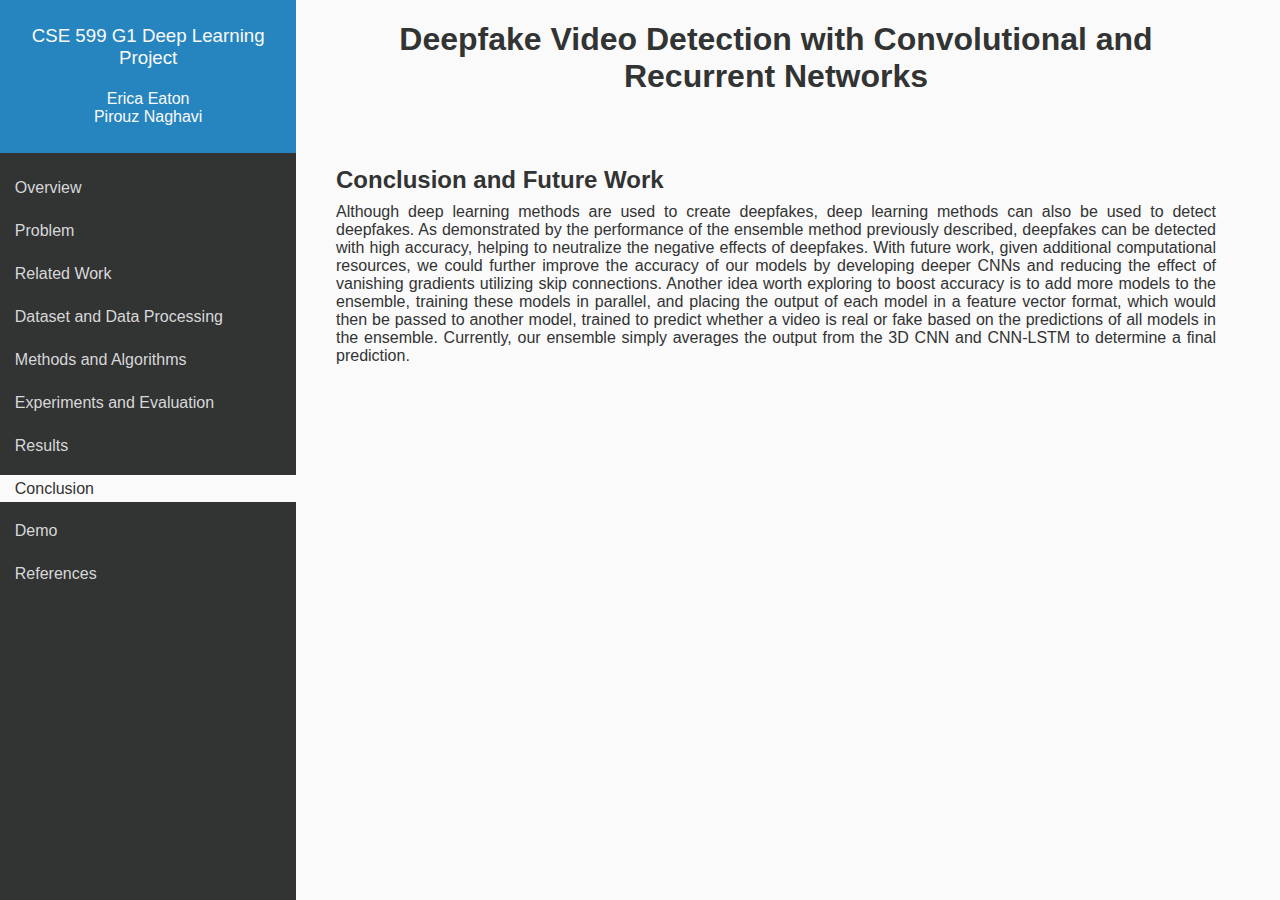
<file: conclusion.html>
<!DOCTYPE html>
 	<head>
		<title>Deepfake Detection</title>
		<link rel="stylesheet" href="index.css">
	</head>
  
	<body>
		<div class="container">
			<div class="left-side">
				<div class="left-container">
					<div class="basic-info">
						<h3>CSE 599 G1 Deep Learning Project</h3>
						<h4>Erica Eaton<br />Pirouz Naghavi</h4>
					</div>
					<div class="links">
						<p><a href="index.html">Overview</a></p>
						<p><a href="problem.html">Problem</a></p>
						<p><a href="relatedwork.html">Related Work</a></p>
						<p><a href="dataset.html">Dataset and Data Processing</a></p>
						<p><a href="methods-algorithms.html">Methods and Algorithms</a></p>
						<p><a href="experiments.html">Experiments and Evaluation</a></p>
						<p><a href="results.html">Results</a></p>
						<p class="selected"><a href="conclusion.html">Conclusion</a></p>
						<p><a href="demo.html">Demo</a></p>
						<p><a href="references.html">References</a></p>
					</div>
				</div>
			</div>
			<div class="main-content">
				<h1>Deepfake Video Detection with Convolutional and Recurrent Networks</h1>
				<h2 class="first-h2">Conclusion and Future Work</h2>
				<p>
					Although deep learning methods are used to create deepfakes, deep learning
					 methods can also be used to detect deepfakes. As demonstrated by the performance
					 of the ensemble method previously described, deepfakes can be detected with high
					 accuracy, helping to neutralize the negative effects of deepfakes. With future
					 work, given additional computational resources, we could further improve the
					 accuracy of our models by developing deeper CNNs and reducing the effect of
					 vanishing gradients utilizing skip connections. Another idea worth exploring to
					 boost accuracy is to add more models to the ensemble, training these models in
					 parallel, and placing the output of each model in a feature vector format, which
					 would then be passed to another model, trained to predict whether a video is real
					 or fake based on the predictions of all models in the ensemble. Currently, our
					 ensemble simply averages the output from the 3D CNN and CNN-LSTM to determine a final prediction.
				</p>
			</div>
		</div>
	</body>
</html>
</file>
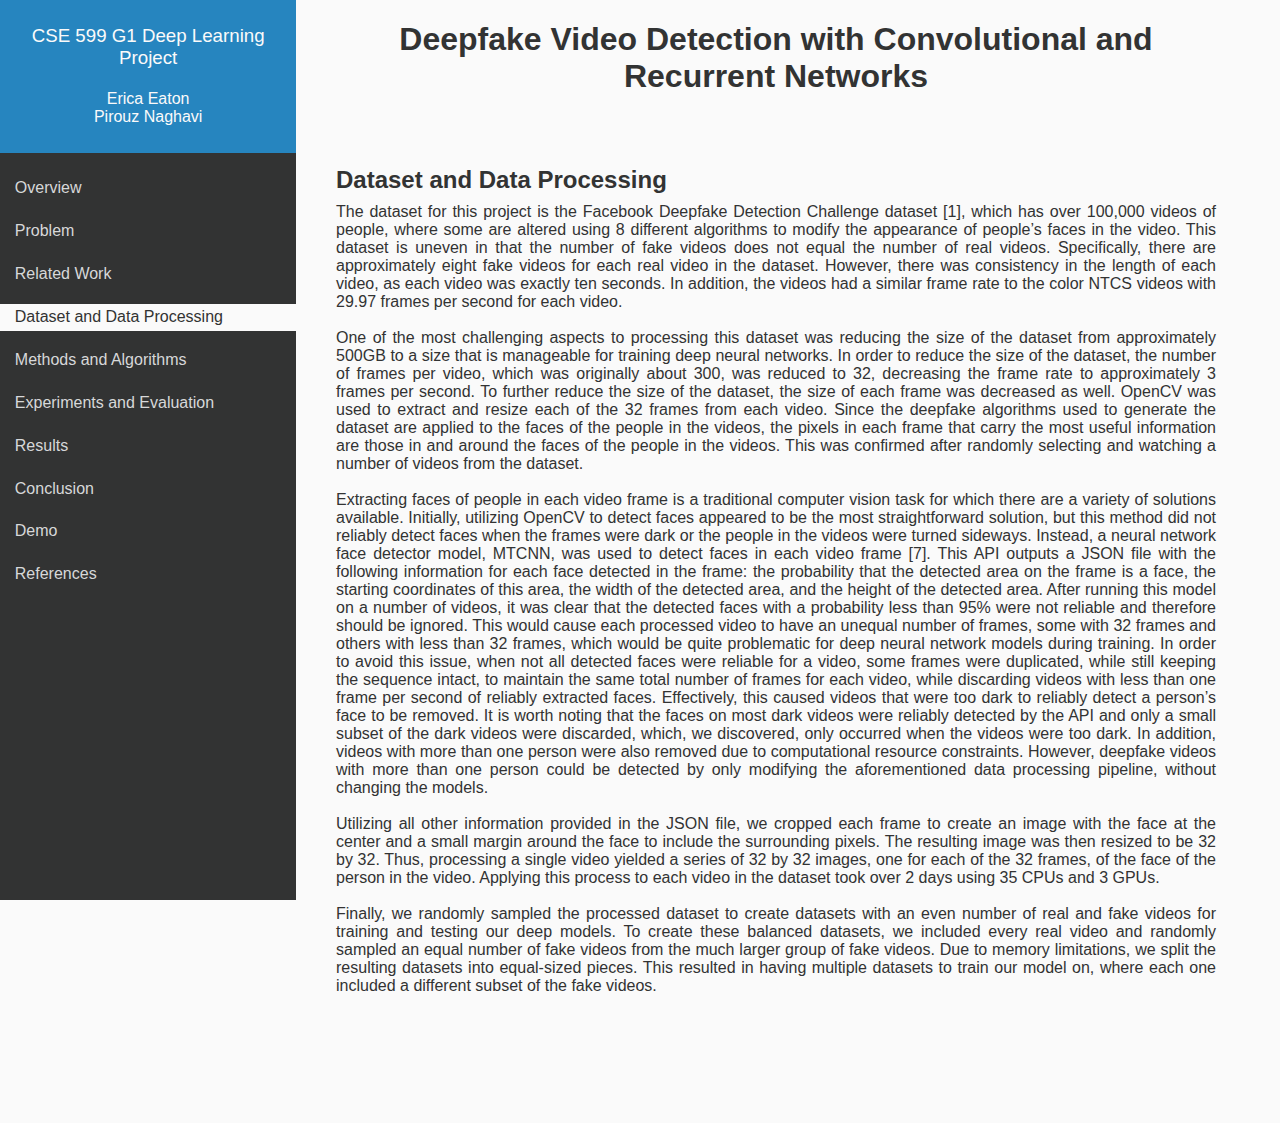
<file: dataset.html>
<!DOCTYPE html>
 	<head>
		<title>Deepfake Detection</title>
		<link rel="stylesheet" href="index.css">
	</head>
  
	<body>
		<div class="container">
			<div class="left-side">
				<div class="left-container">
					<div class="basic-info">
						<h3>CSE 599 G1 Deep Learning Project</h3>
						<h4>Erica Eaton<br />Pirouz Naghavi</h4>
					</div>
					<div class="links">
						<p><a href="index.html">Overview</a></p>
						<p><a href="problem.html">Problem</a></p>
						<p><a href="relatedwork.html">Related Work</a></p>
						<p class="selected"><a href="dataset.html">Dataset and Data Processing</a></p>
						<p><a href="methods-algorithms.html">Methods and Algorithms</a></p>
						<p><a href="experiments.html">Experiments and Evaluation</a></p>
						<p><a href="results.html">Results</a></p>
						<p><a href="conclusion.html">Conclusion</a></p>
						<p><a href="demo.html">Demo</a></p>
						<p><a href="references.html">References</a></p>
					</div>
				</div>
			</div>
			<div class="main-content">
				<h1>Deepfake Video Detection with Convolutional and Recurrent Networks</h1>
				<h2 class="first-h2">Dataset and Data Processing</h2>
				<p>
					The dataset for this project is the Facebook Deepfake Detection Challenge dataset
					 <a href="https://www.kaggle.com/c/deepfake-detection-challenge/data" target="_blank">[1]</a>,
					 which has over 100,000 videos of people, where some are altered using 8 different algorithms
					 to modify the appearance of people’s faces in the video. This dataset is uneven in that the
					 number of fake videos does not equal the number of real videos. Specifically, there are
					 approximately eight fake videos for each real video in the dataset. However, there was
					 consistency in the length of each video, as each video was exactly ten seconds. In addition,
					 the videos had a similar frame rate to the color NTCS videos with 29.97 frames per second for each video.
					<br />
					<br />
					One of the most challenging aspects to processing this dataset was reducing the size of the dataset
					 from approximately 500GB to a size that is manageable for training deep neural networks. In order to
					 reduce the size of the dataset, the number of frames per video, which was originally about 300,
					 was reduced to 32, decreasing the frame rate to approximately 3 frames per second. To further reduce
					 the size of the dataset, the size of each frame was decreased as well. OpenCV was used to extract and
					 resize each of the 32 frames from each video. Since the deepfake algorithms used to generate the dataset
					 are applied to the faces of the people in the videos, the pixels in each frame that carry the most useful
					 information are those in and around the faces of the people in the videos. This was confirmed after randomly
					 selecting and watching a number of videos from the dataset.
					<br />
					<br />
					Extracting faces of people in each video frame is a traditional computer vision task for which there are
					 a variety of solutions available. Initially, utilizing OpenCV to detect faces appeared to be the most
					 straightforward solution, but this method did not reliably detect faces when the frames were dark or
					 the people in the videos were turned sideways. Instead, a neural network face detector model, MTCNN,
					 was used to detect faces in each video frame <a href="https://github.com/ipazc/mtcnn" target="_blank">[7]</a>.
					 This API outputs a JSON file with the following information for each face detected in the frame: the probability
					 that the detected area on the frame is a face, the starting coordinates of this area, the width of the detected
					 area, and the height of the detected area. After running this model on a number of videos, it was clear that
					 the detected faces with a probability less than 95% were not reliable and therefore should be ignored. This
					 would cause each processed video to have an unequal number of frames, some with 32 frames and others with less
					 than 32 frames, which would be quite problematic for deep neural network models during training. In order to
					 avoid this issue, when not all detected faces were reliable for a video, some frames were duplicated, while
					 still keeping the sequence intact, to maintain the same total number of frames for each video, while discarding
					 videos with less than one frame per second of reliably extracted faces. Effectively, this caused videos that
					 were too dark to reliably detect a person’s face to be removed. It is worth noting that the faces on most dark
					 videos were reliably detected by the API and only a small subset of the dark videos were discarded, which,
					 we discovered, only occurred when the videos were too dark.  In addition, videos with more than one person
					 were also removed due to computational resource constraints. However, deepfake videos with more than one
					 person could be detected by only modifying the aforementioned data processing pipeline, without changing the models.
					<br />
					<br />
					Utilizing all other information provided in the JSON file, we cropped each frame to create an image with the
					 face at the center and a small margin around the face to include the surrounding pixels. The resulting image
					 was then resized to be 32 by 32. Thus, processing a single video yielded a series of 32 by 32 images, one for
					 each of the 32 frames, of the face of the person in the video. Applying this process to each video in the dataset
					 took over 2 days using 35 CPUs and 3 GPUs.
					<br />
					<br />
					Finally, we randomly sampled the processed dataset to create datasets with an even number of real and fake videos
					 for training and testing our deep models. To create these balanced datasets, we included every real video and
					 randomly sampled an equal number of fake videos from the much larger group of fake videos. Due to memory
					 limitations, we split the resulting datasets into equal-sized pieces. This resulted in having multiple datasets
					 to train our model on, where each one included a different subset of the fake videos.
				</p>
			</div>
		</div>
	</body>
</html>
</file>
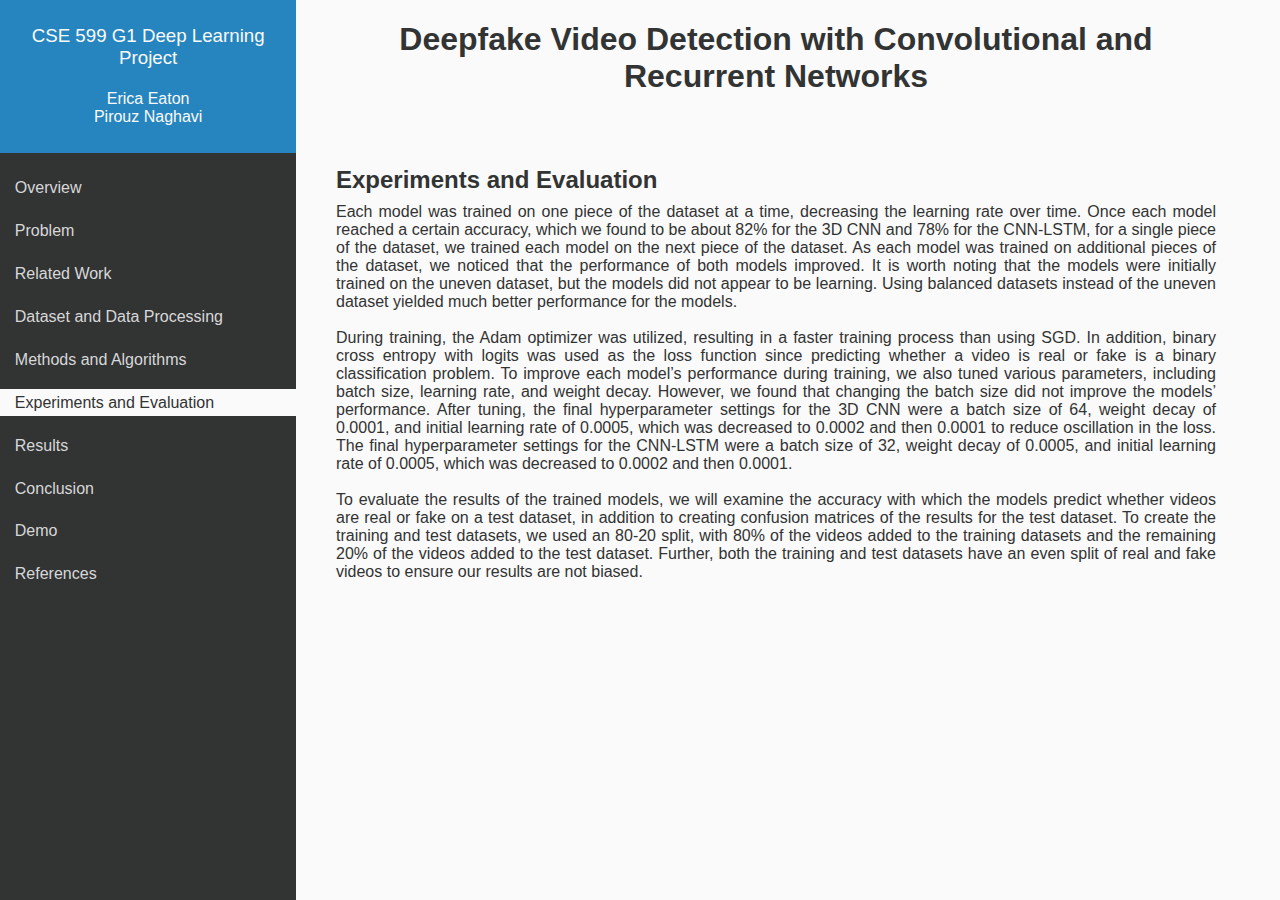
<file: experiments.html>
<!DOCTYPE html>
 	<head>
		<title>Deepfake Detection</title>
		<link rel="stylesheet" href="index.css">
	</head>
  
	<body>
		<div class="container">
			<div class="left-side">
				<div class="left-container">
					<div class="basic-info">
						<h3>CSE 599 G1 Deep Learning Project</h3>
						<h4>Erica Eaton<br />Pirouz Naghavi</h4>
					</div>
					<div class="links">
						<p><a href="index.html">Overview</a></p>
						<p><a href="problem.html">Problem</a></p>
						<p><a href="relatedwork.html">Related Work</a></p>
						<p><a href="dataset.html">Dataset and Data Processing</a></p>
						<p><a href="methods-algorithms.html">Methods and Algorithms</a></p>
						<p class="selected"><a href="experiments.html">Experiments and Evaluation</a></p>
						<p><a href="results.html">Results</a></p>
						<p><a href="conclusion.html">Conclusion</a></p>
						<p><a href="demo.html">Demo</a></p>
						<p><a href="references.html">References</a></p>
					</div>
				</div>
			</div>
			<div class="main-content">
				<h1>Deepfake Video Detection with Convolutional and Recurrent Networks</h1>
				<h2 class="first-h2">Experiments and Evaluation</h2>
				<p>
					Each model was trained on one piece of the dataset at a time, decreasing the learning
					 rate over time. Once each model reached a certain accuracy, which we found to be about
					 82% for the 3D CNN and 78% for the CNN-LSTM, for a single piece of the dataset, we trained
					 each model on the next piece of the dataset. As each model was trained on additional pieces
					 of the dataset, we noticed that the performance of both models improved. It is worth noting
					 that the models were initially trained on the uneven dataset, but the models did not appear
					 to be learning. Using balanced datasets instead of the uneven dataset yielded much better
					 performance for the models.
					<br />
					<br />
					During training, the Adam optimizer was utilized, resulting in a faster training process than
					 using SGD. In addition, binary cross entropy with logits was used as the loss function since
					 predicting whether a video is real or fake is a binary classification problem. To improve each
					 model’s performance during training, we also tuned various parameters, including batch size,
					 learning rate, and weight decay. However, we found that changing the batch size did not improve
					 the models’ performance. After tuning, the final hyperparameter settings for the 3D CNN were a
					 batch size of 64, weight decay of 0.0001, and initial learning rate of 0.0005, which was decreased
					 to 0.0002 and then 0.0001 to reduce oscillation in the loss. The final hyperparameter settings for
					 the CNN-LSTM were a batch size of 32, weight decay of 0.0005, and initial learning rate of 0.0005,
					 which was decreased to 0.0002 and then 0.0001.
					<br />
					<br />
					To evaluate the results of the trained models, we will examine the accuracy with which the models
					 predict whether videos are real or fake on a test dataset, in addition to creating confusion matrices
					 of the results for the test dataset. To create the training and test datasets, we used an 80-20 split,
					 with 80% of the videos added to the training datasets and the remaining 20% of the videos added to the
					 test dataset. Further, both the training and test datasets have an even split of real and fake videos
					 to ensure our results are not biased.
				</p>
			</div>
		</div>
	</body>
</html>
</file>
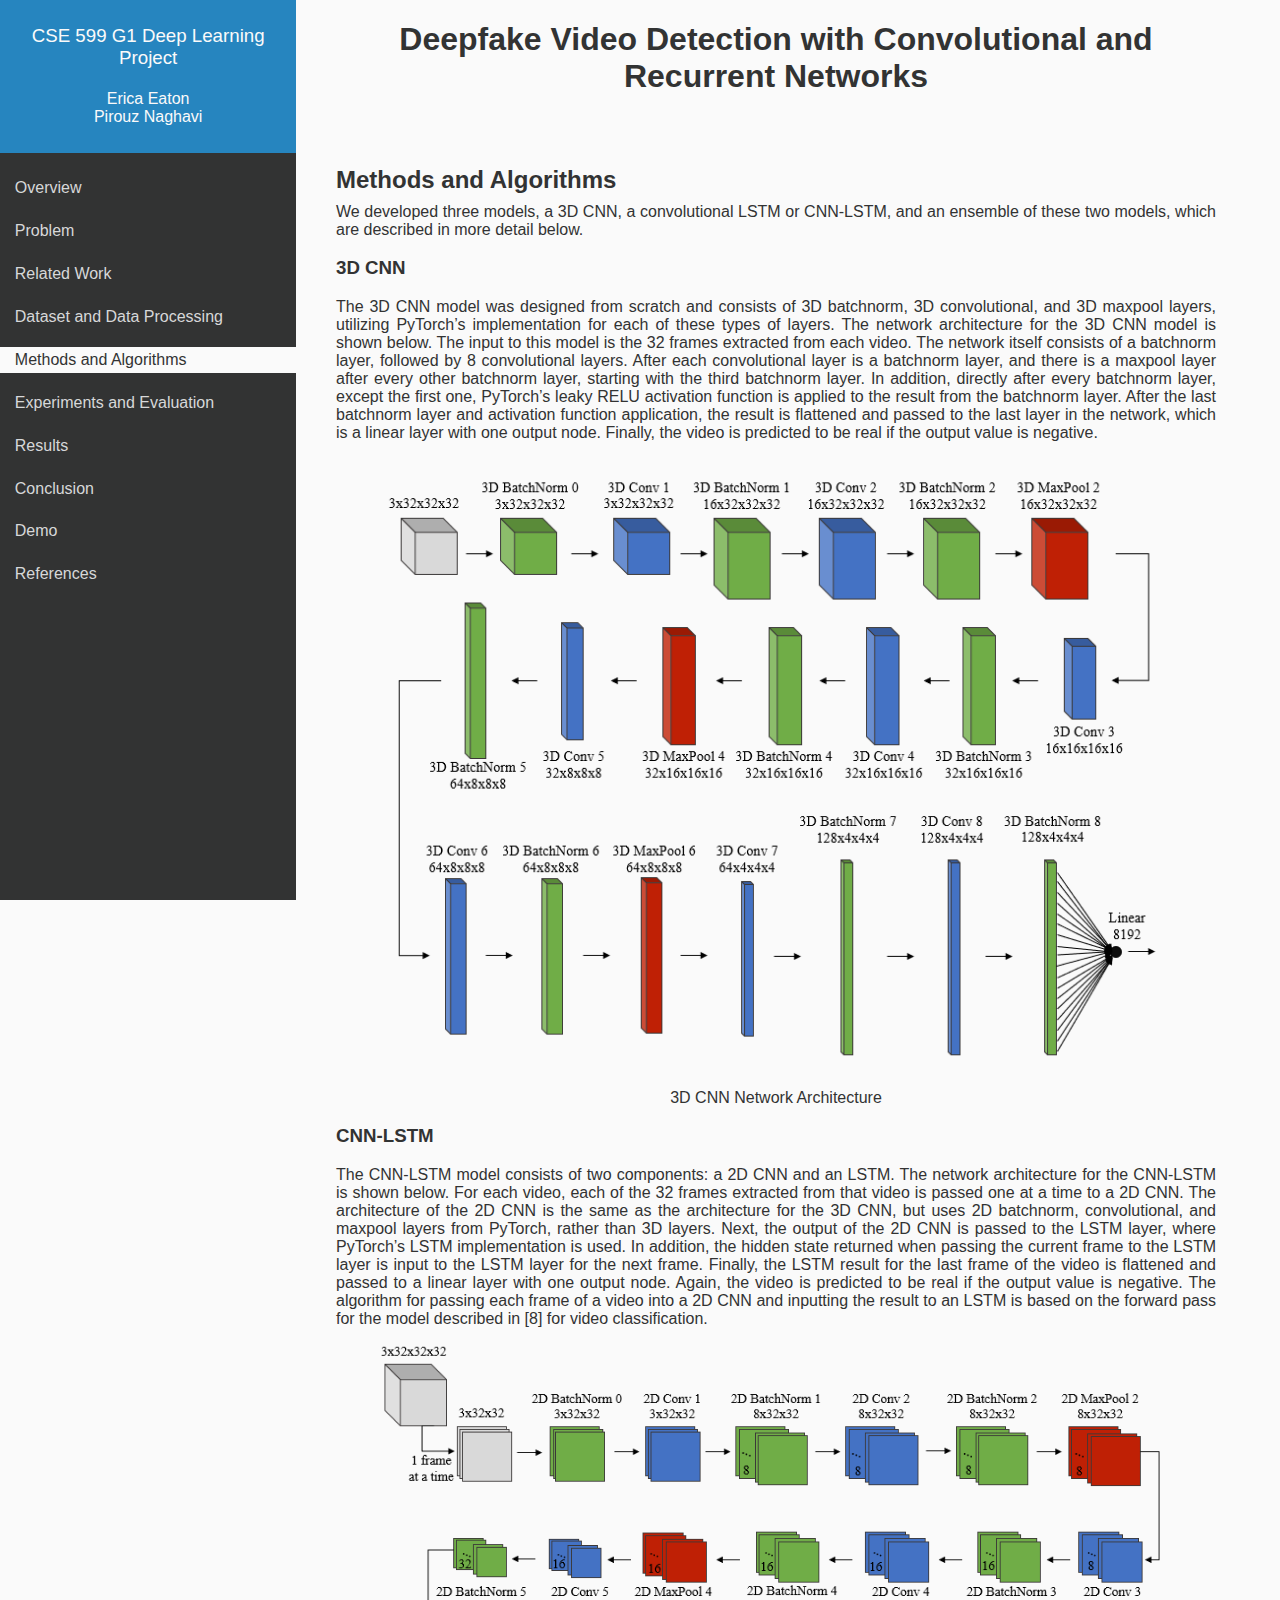
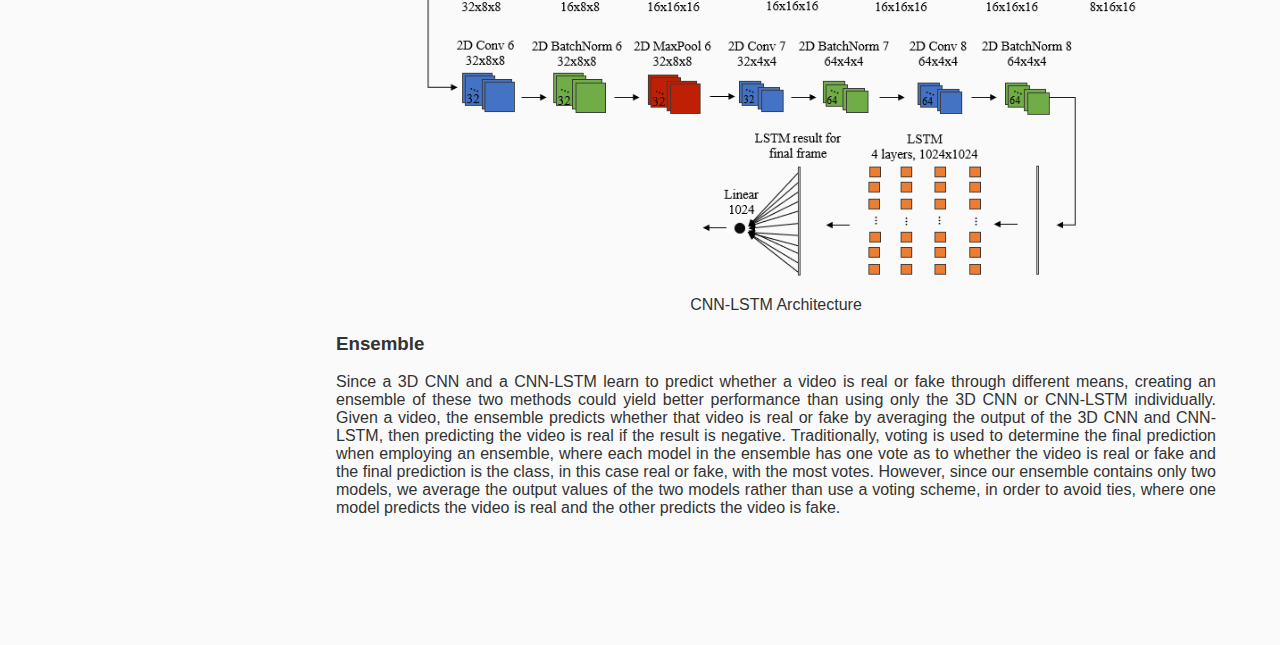
<file: methods-algorithms.html>
<!DOCTYPE html>
 	<head>
		<title>Deepfake Detection</title>
		<link rel="stylesheet" href="index.css">
	</head>
  
	<body>
		<div class="container">
			<div class="left-side">
				<div class="left-container">
					<div class="basic-info">
						<h3>CSE 599 G1 Deep Learning Project</h3>
						<h4>Erica Eaton<br />Pirouz Naghavi</h4>
					</div>
					<div class="links">
						<p><a href="index.html">Overview</a></p>
						<p><a href="problem.html">Problem</a></p>
						<p><a href="relatedwork.html">Related Work</a></p>
						<p><a href="dataset.html">Dataset and Data Processing</a></p>
						<p class="selected"><a href="methods-algorithms.html">Methods and Algorithms</a></p>
						<p><a href="experiments.html">Experiments and Evaluation</a></p>
						<p><a href="results.html">Results</a></p>
						<p><a href="conclusion.html">Conclusion</a></p>
						<p><a href="demo.html">Demo</a></p>
						<p><a href="references.html">References</a></p>
					</div>
				</div>
			</div>
			<div class="main-content">
				<h1>Deepfake Video Detection with Convolutional and Recurrent Networks</h1>
				<h2 class="first-h2">Methods and Algorithms</h2>
				<p>
					We developed three models, a 3D CNN, a convolutional LSTM or CNN-LSTM,
					 and an ensemble of these two models, which are described in more detail below.
				</p>
				<h3>3D CNN</h3>
				<p>
					The 3D CNN model was designed from scratch and consists of 3D batchnorm,
					 3D convolutional, and 3D maxpool layers, utilizing PyTorch’s implementation
					 for each of these types of layers. The network architecture for the 3D CNN model
					 is shown below. The input to this model is the 32 frames extracted from each video.
					 The network itself consists of a batchnorm layer, followed by 8 convolutional layers.
					 After each convolutional layer is a batchnorm layer, and there is a maxpool layer after
					 every other batchnorm layer, starting with the third batchnorm layer. In addition, directly
					 after every batchnorm layer, except the first one, PyTorch’s leaky RELU activation function
					 is applied to the result from the batchnorm layer. After the last batchnorm layer and activation
					 function application, the result is flattened and passed to the last layer in the network, which
					 is a linear layer with one output node. Finally, the video is predicted to be real if the output value is negative.
				</p>
				<img class="network-diagram" src="3dcnn.png" alt="3D CNN Architecture Diagram" />
				<p class="figure-title">
					3D CNN Network Architecture
				</p>
				<h3>CNN-LSTM</h3>
				<p>
					The CNN-LSTM model consists of two components: a 2D CNN and an LSTM. The network architecture for the CNN-LSTM
					 is shown below. For each video, each of the 32 frames extracted from that video is passed one at a time to a
					 2D CNN. The architecture of the 2D CNN is the same as the architecture for the 3D CNN, but uses 2D batchnorm,
					 convolutional, and maxpool layers from PyTorch, rather than 3D layers. Next, the output of the 2D CNN is passed
					 to the LSTM layer, where PyTorch’s LSTM implementation is used. In addition, the hidden state returned when
					 passing the current frame to the LSTM layer is input to the LSTM layer for the next frame. Finally, the LSTM
					 result for the last frame of the video is flattened and passed to a linear layer with one output node. Again,
					 the video is predicted to be real if the output value is negative. The algorithm for passing each frame of a
					 video into a 2D CNN and inputting the result to an LSTM is based on the forward pass for the model described in
					 <a href="https://medium.com/howtoai/video-classification-with-cnn-rnn-and-pytorch-abe2f9ee031" target="_blank">[8]</a> for video classification.
				</p>
				<img class="network-diagram" src="cnnlstm.png" alt="CNN-LSTM Architecture Diagram" />
				<p class="figure-title">
					CNN-LSTM Architecture
				</p>
				<h3>Ensemble</h3>
				<p>
					Since a 3D CNN and a CNN-LSTM learn to predict whether a video is real or fake through different means, creating
					 an ensemble of these two methods could yield better performance than using only the 3D CNN or CNN-LSTM
					 individually. Given a video, the ensemble predicts whether that video is real or fake by averaging the output
					 of the 3D CNN and CNN-LSTM, then predicting the video is real if the result is negative. Traditionally, voting
					 is used to determine the final prediction when employing an ensemble, where each model in the ensemble has one
					 vote as to whether the video is real or fake and the final prediction is the class, in this case real or fake,
					 with the most votes. However, since our ensemble contains only two models, we average the output values of the
					 two models rather than use a voting scheme, in order to avoid ties, where one model predicts the video is real
					 and the other predicts the video is fake.
				</p>
			</div>
		</div>
	</body>
</html>
</file>
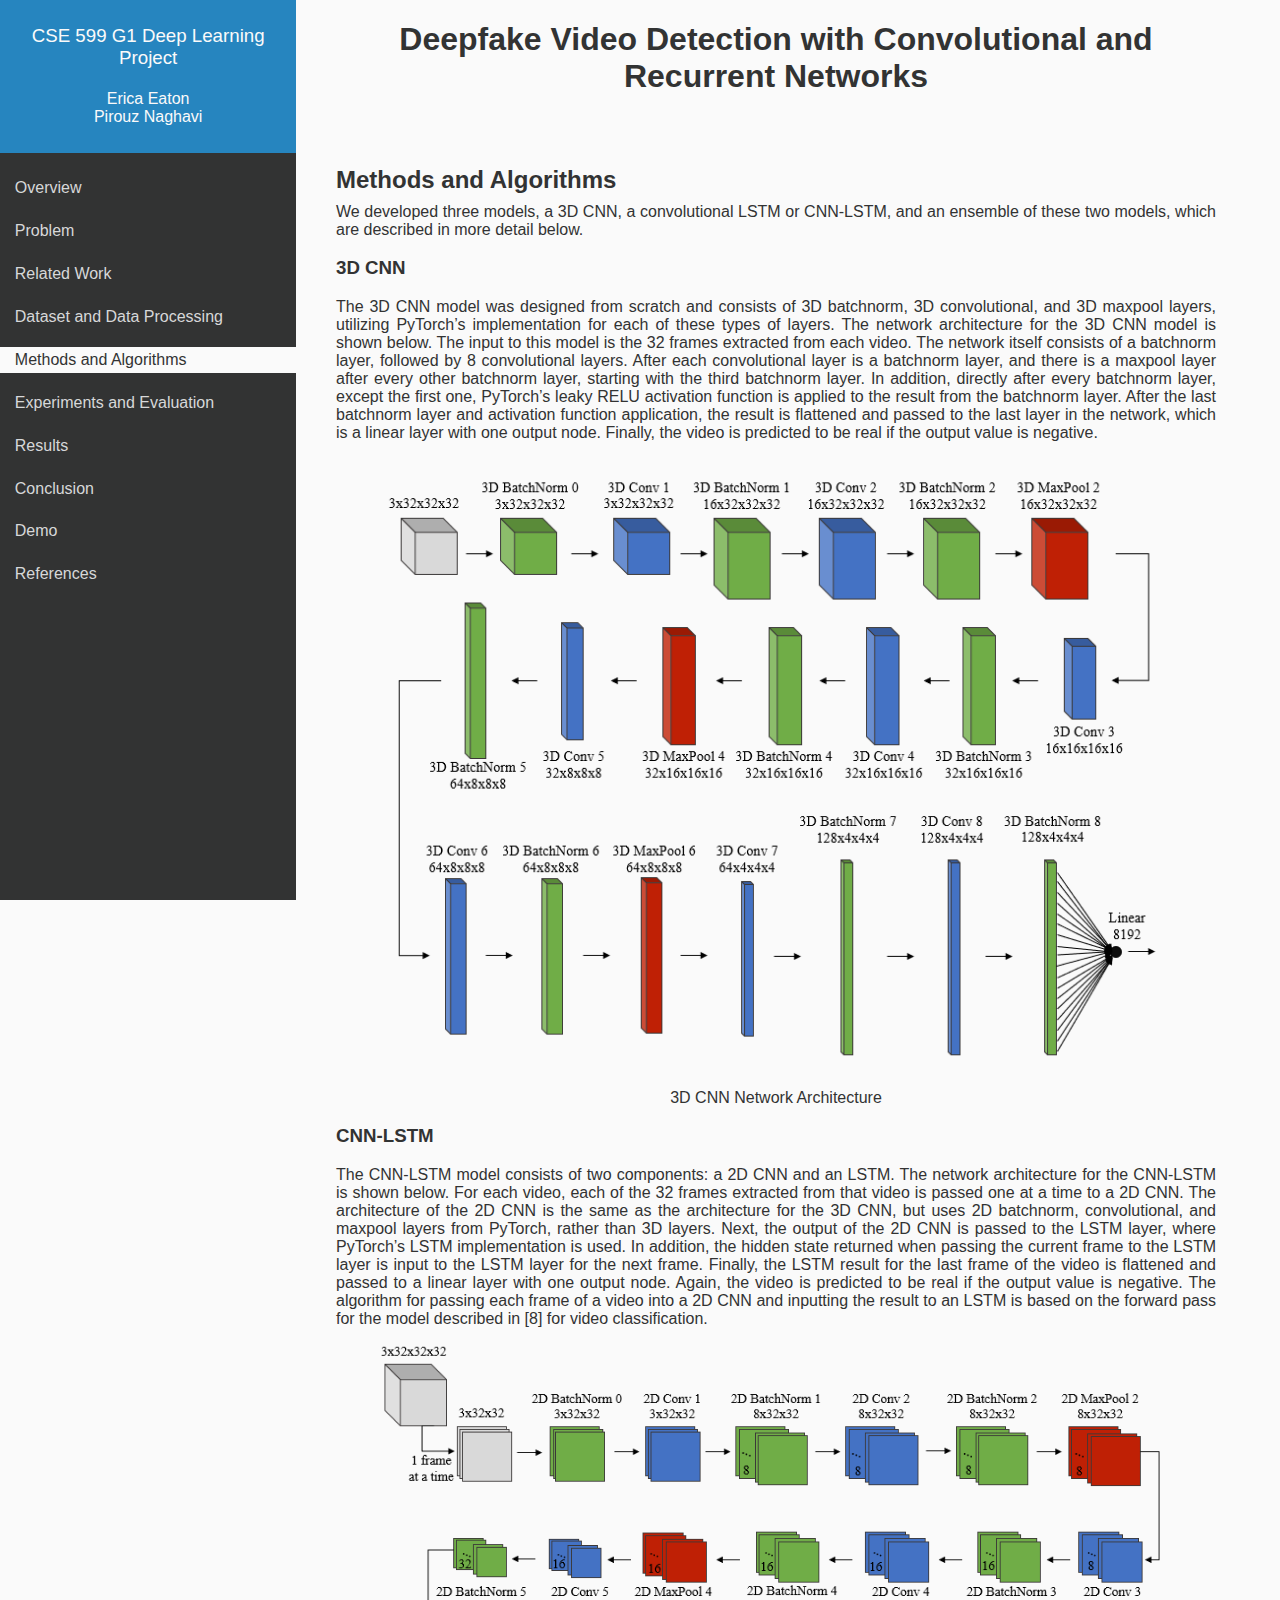
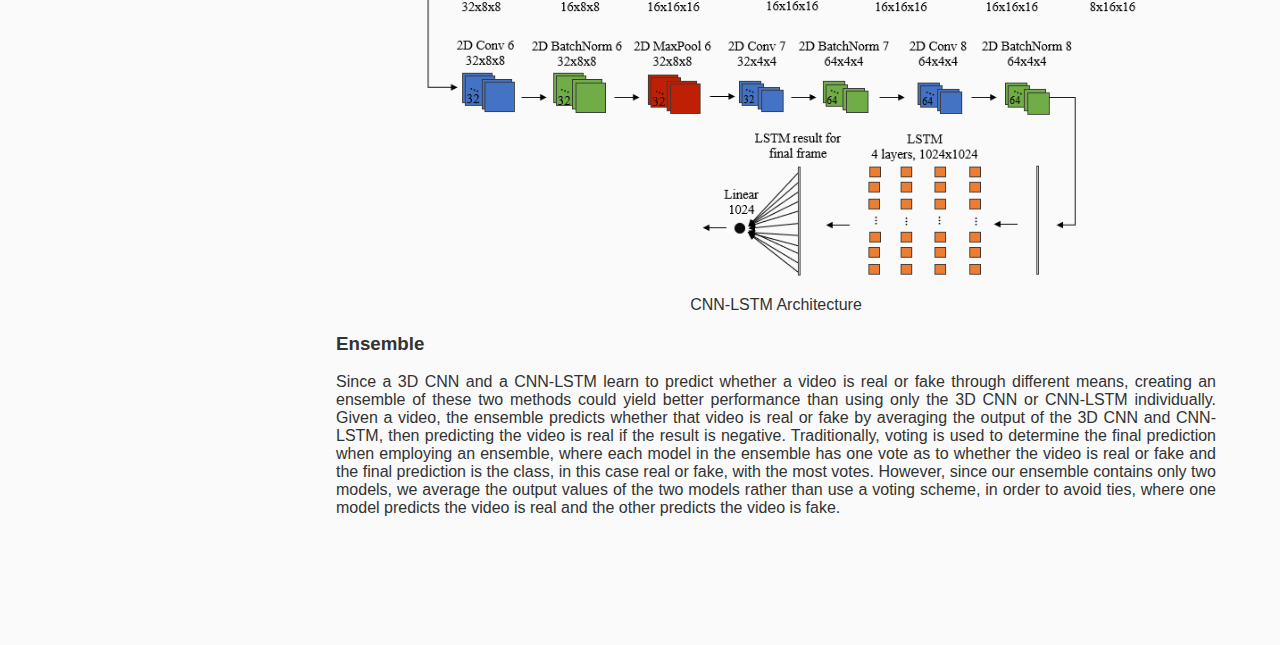
<file: methods.html>
<!DOCTYPE html>
 	<head>
		<title>Deepfake Detection</title>
		<link rel="stylesheet" href="index.css">
	</head>
  
	<body>
		<div class="container">
			<div class="left-side">
				<div class="left-container">
					<div class="basic-info">
						<h3>CSE 599 G1 Deep Learning Project</h3>
						<h4>Erica Eaton<br />Pirouz Naghavi</h4>
					</div>
					<div class="links">
						<p><a href="index.html">Overview</a></p>
						<p><a href="problem.html">Problem</a></p>
						<p><a href="relatedwork.html">Related Work</a></p>
						<p><a href="dataset.html">Dataset and Data Processing</a></p>
						<p class="selected"><a href="methods.html">Methods and Algorithms</a></p>
						<p><a href="experiments.html">Experiments and Evaluation</a></p>
						<p><a href="results.html">Results</a></p>
						<p><a href="conclusion.html">Conclusion</a></p>
						<p><a href="demo.html">Demo</a></p>
						<p><a href="references.html">References</a></p>
					</div>
				</div>
			</div>
			<div class="main-content">
				<h1>Deepfake Video Detection with Convolutional and Recurrent Networks</h1>
				<h2 class="first-h2">Methods and Algorithms</h2>
				<p>
					We developed three models, a 3D CNN, a convolutional LSTM or CNN-LSTM,
					 and an ensemble of these two models, which are described in more detail below.
				</p>
				<h3>3D CNN</h3>
				<p>
					The 3D CNN model was designed from scratch and consists of 3D batchnorm,
					 3D convolutional, and 3D maxpool layers, utilizing PyTorch’s implementation
					 for each of these types of layers. The network architecture for the 3D CNN model
					 is shown below. The input to this model is the 32 frames extracted from each video.
					 The network itself consists of a batchnorm layer, followed by 8 convolutional layers.
					 After each convolutional layer is a batchnorm layer, and there is a maxpool layer after
					 every other batchnorm layer, starting with the third batchnorm layer. In addition, directly
					 after every batchnorm layer, except the first one, PyTorch’s leaky RELU activation function
					 is applied to the result from the batchnorm layer. After the last batchnorm layer and activation
					 function application, the result is flattened and passed to the last layer in the network, which
					 is a linear layer with one output node. Finally, the video is predicted to be real if the output value is negative.
				</p>
				<img class="network-diagram" src="3dcnn.png" alt="3D CNN Architecture Diagram" />
				<p class="figure-title">
					3D CNN Network Architecture
				</p>
				<h3>CNN-LSTM</h3>
				<p>
					The CNN-LSTM model consists of two components: a 2D CNN and an LSTM. The network architecture for the CNN-LSTM
					 is shown below. For each video, each of the 32 frames extracted from that video is passed one at a time to a
					 2D CNN. The architecture of the 2D CNN is the same as the architecture for the 3D CNN, but uses 2D batchnorm,
					 convolutional, and maxpool layers from PyTorch, rather than 3D layers. Next, the output of the 2D CNN is passed
					 to the LSTM layer, where PyTorch’s LSTM implementation is used. In addition, the hidden state returned when
					 passing the current frame to the LSTM layer is input to the LSTM layer for the next frame. Finally, the LSTM
					 result for the last frame of the video is flattened and passed to a linear layer with one output node. Again,
					 the video is predicted to be real if the output value is negative. The algorithm for passing each frame of a
					 video into a 2D CNN and inputting the result to an LSTM is based on the forward pass for the model described in
					 <a href="https://medium.com/howtoai/video-classification-with-cnn-rnn-and-pytorch-abe2f9ee031" target="_blank">[8]</a> for video classification.
				</p>
				<img class="network-diagram" src="cnnlstm.png" alt="CNN-LSTM Architecture Diagram" />
				<p class="figure-title">
					CNN-LSTM Architecture
				</p>
				<h3>Ensemble</h3>
				<p>
					Since a 3D CNN and a CNN-LSTM learn to predict whether a video is real or fake through different means, creating
					 an ensemble of these two methods could yield better performance than using only the 3D CNN or CNN-LSTM
					 individually. Given a video, the ensemble predicts whether that video is real or fake by averaging the output
					 of the 3D CNN and CNN-LSTM, then predicting the video is real if the result is negative. Traditionally, voting
					 is used to determine the final prediction when employing an ensemble, where each model in the ensemble has one
					 vote as to whether the video is real or fake and the final prediction is the class, in this case real or fake,
					 with the most votes. However, since our ensemble contains only two models, we average the output values of the
					 two models rather than use a voting scheme, in order to avoid ties, where one model predicts the video is real
					 and the other predicts the video is fake.
				</p>
			</div>
		</div>
	</body>
</html>
</file>
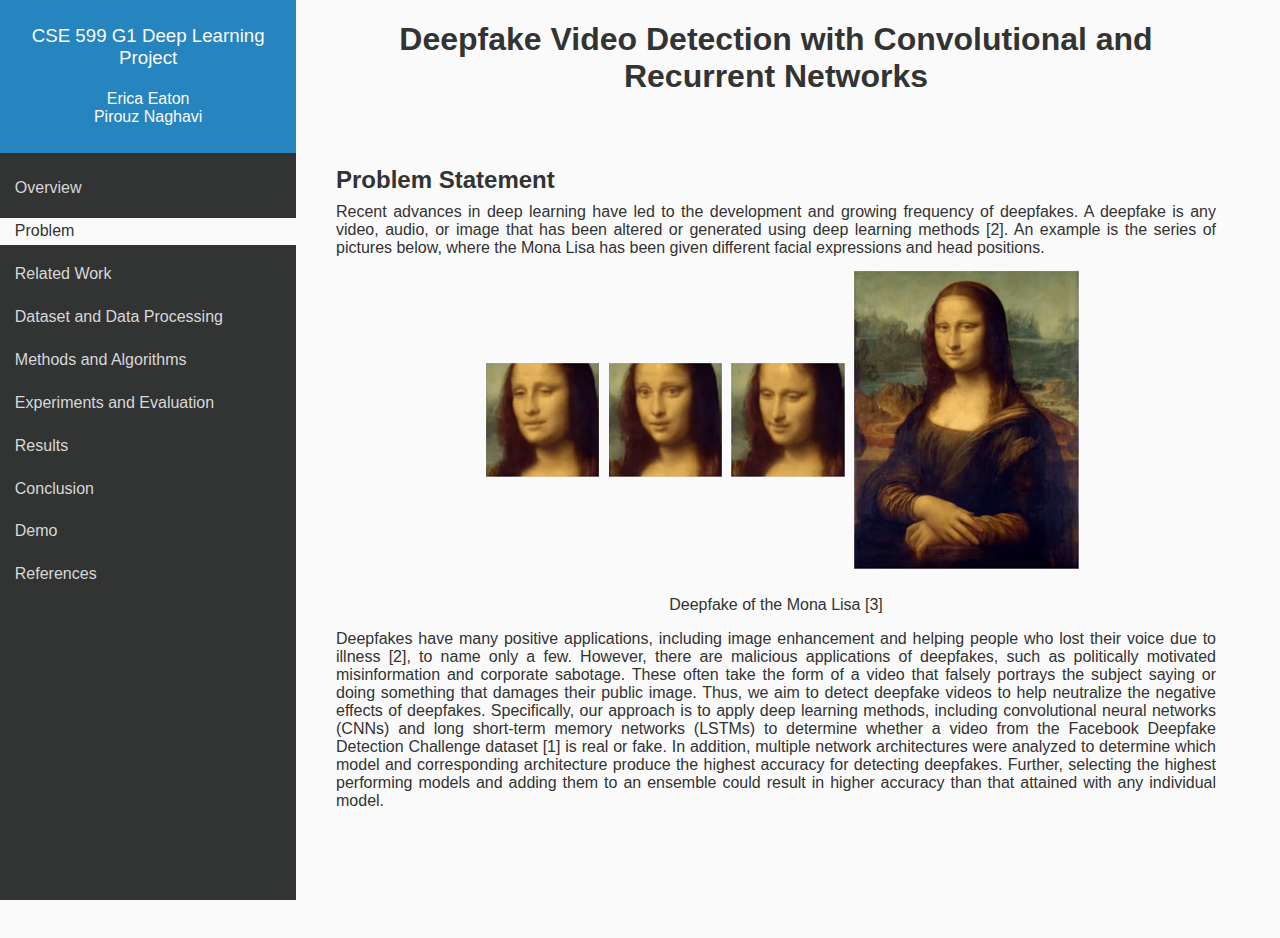
<file: problem.html>
<!DOCTYPE html>
 	<head>
		<title>Deepfake Detection</title>
		<link rel="stylesheet" href="index.css">
	</head>
  
	<body>
		<div class="container">
			<div class="left-side">
				<div class="left-container">
					<div class="basic-info">
						<h3>CSE 599 G1 Deep Learning Project</h3>
						<h4>Erica Eaton<br />Pirouz Naghavi</h4>
					</div>
					<div class="links">
						<p><a href="index.html">Overview</a></p>
						<p class="selected"><a href="problem.html">Problem</a></p>
						<p><a href="relatedwork.html">Related Work</a></p>
						<p><a href="dataset.html">Dataset and Data Processing</a></p>
						<p><a href="methods-algorithms.html">Methods and Algorithms</a></p>
						<p><a href="experiments.html">Experiments and Evaluation</a></p>
						<p><a href="results.html">Results</a></p>
						<p><a href="conclusion.html">Conclusion</a></p>
						<p><a href="demo.html">Demo</a></p>
						<p><a href="references.html">References</a></p>
					</div>
				</div>
			</div>
			<div class="main-content">
				<h1>Deepfake Video Detection with Convolutional and Recurrent Networks</h1>
				<h2 class="first-h2">Problem Statement</h2>
				<p>
					Recent advances in deep learning have led to the development and
					 growing frequency of deepfakes. A deepfake is any video, audio, or
					 image that has been altered or generated using deep learning methods
					 <a href="https://www.theguardian.com/technology/2020/jan/13/what-are-deepfakes-and-how-can-you-spot-them" target="_blank">[2]</a>.
					 An example is the series of pictures below, where the Mona
					 Lisa has been given different facial expressions and head positions.
				</p>
				<img src="monalisadeepfake.png" alt="Deepfake of Mona Lisa" />
				<p class="figure-title">
					Deepfake of the Mona Lisa
					 <a href="https://www.cnet.com/news/samsung-ai-deepfake-can-fabricate-a-video-of-you-from-a-single-photo-mona-lisa-cheapfake-dumbfake/" target="_blank">[3]</a>
				</p>
				<p>
					Deepfakes have many positive applications, including image enhancement
					 and helping people who lost their voice due to illness
					 <a href="https://www.theguardian.com/technology/2020/jan/13/what-are-deepfakes-and-how-can-you-spot-them" target="_blank">[2]</a>,
					 to name only a few. However, there are malicious applications of deepfakes,
					 such as politically motivated misinformation and corporate sabotage. These
					 often take the form of a video that falsely portrays the subject saying or
					 doing something that damages their public image. Thus, we aim to detect deepfake
					 videos to help neutralize the negative effects of deepfakes. Specifically, our
					 approach is to apply deep learning methods, including convolutional neural networks
					 (CNNs) and long short-term memory networks (LSTMs) to determine whether a video from
					 the Facebook Deepfake Detection Challenge dataset
					 <a href="https://www.kaggle.com/c/deepfake-detection-challenge/data" target="_blank">[1]</a>
					 is real or fake. In addition, multiple network architectures were analyzed to determine which
					 model and corresponding architecture produce the highest accuracy for detecting deepfakes.
					 Further, selecting the highest performing models and adding them to an ensemble could result
					 in higher accuracy than that attained with any individual model.
				</p>
			</div>
		</div>
	</body>
</html>
</file>
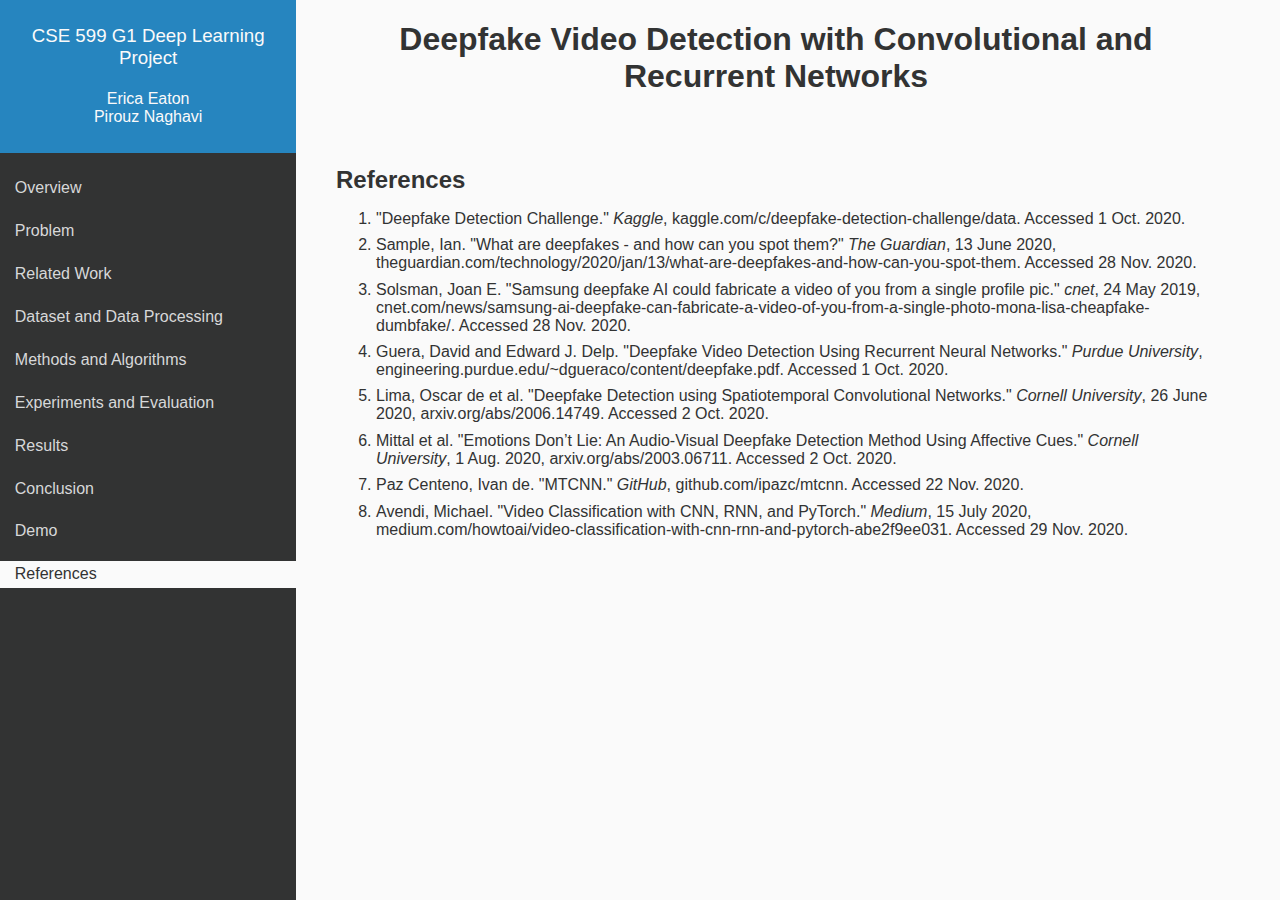
<file: references.html>
<!DOCTYPE html>
 	<head>
		<title>Deepfake Detection</title>
		<link rel="stylesheet" href="index.css">
	</head>
  
	<body>
		<div class="container">
			<div class="left-side">
				<div class="left-container">
					<div class="basic-info">
						<h3>CSE 599 G1 Deep Learning Project</h3>
						<h4>Erica Eaton<br />Pirouz Naghavi</h4>
					</div>
					<div class="links">
						<p><a href="index.html">Overview</a></p>
						<p><a href="problem.html">Problem</a></p>
						<p><a href="relatedwork.html">Related Work</a></p>
						<p><a href="dataset.html">Dataset and Data Processing</a></p>
						<p><a href="methods-algorithms.html">Methods and Algorithms</a></p>
						<p><a href="experiments.html">Experiments and Evaluation</a></p>
						<p><a href="results.html">Results</a></p>
						<p><a href="conclusion.html">Conclusion</a></p>
						<p><a href="demo.html">Demo</a></p>
						<p class="selected"><a href="references.html">References</a></p>
					</div>
				</div>
			</div>
			<div class="main-content">
				<h1>Deepfake Video Detection with Convolutional and Recurrent Networks</h1>
				<h2 class="first-h2">References</h2>
				<ol>
					<li>
						"Deepfake Detection Challenge." <span class="italic">Kaggle</span>,
						 <a href="https://www.kaggle.com/c/deepfake-detection-challenge/data" target="_blank">kaggle.com/c/deepfake-detection-challenge/data</a>. Accessed 1 Oct. 2020.
					</li>
					<li>
						Sample, Ian. "What are deepfakes - and how can you spot them?" <span class="italic">The Guardian</span>,
						 13 June 2020, <a href="https://www.theguardian.com/technology/2020/jan/13/what-are-deepfakes-and-how-can-you-spot-them" target="_blank">theguardian.com/technology/2020/jan/13/what-are-deepfakes-and-how-can-you-spot-them</a>. Accessed 28 Nov. 2020.
					</li>
					<li>
						Solsman, Joan E. "Samsung deepfake AI could fabricate a video of you from a single profile pic." <span class="italic">cnet</span>, 24 May 2019,
						 <a href="https://www.cnet.com/news/samsung-ai-deepfake-can-fabricate-a-video-of-you-from-a-single-photo-mona-lisa-cheapfake-dumbfake/" target="_blank">cnet.com/news/samsung-ai-deepfake-can-fabricate-a-video-of-you-from-a-single-photo-mona-lisa-cheapfake-dumbfake/</a>. Accessed 28 Nov. 2020.
					</li>
					<li>
						Guera, David and Edward J. Delp. "Deepfake Video Detection Using Recurrent Neural Networks." <span class="italic">Purdue University</span>,
						 <a href="https://engineering.purdue.edu/~dgueraco/content/deepfake.pdf" target="_blank">engineering.purdue.edu/~dgueraco/content/deepfake.pdf</a>. Accessed 1 Oct. 2020.
					</li>
					<li>
						Lima, Oscar de et al. "Deepfake Detection using Spatiotemporal Convolutional Networks." <span class="italic">Cornell University</span>, 26 June 2020,
						 <a href="https://arxiv.org/abs/2006.14749" target="_blank">arxiv.org/abs/2006.14749</a>. Accessed 2 Oct. 2020.
					</li>
					<li>
						Mittal et al. "Emotions Don’t Lie: An Audio-Visual Deepfake Detection Method Using Affective Cues." <span class="italic">Cornell University</span>, 1 Aug. 2020,
						 <a href="https://arxiv.org/abs/2003.06711" target="_blank">arxiv.org/abs/2003.06711</a>. Accessed 2 Oct. 2020.
					</li>
					<li>
						Paz Centeno, Ivan de. "MTCNN." <span class="italic">GitHub</span>, <a href="https://github.com/ipazc/mtcnn" target="_blank">github.com/ipazc/mtcnn</a>. Accessed 22 Nov. 2020.
					</li>
					<li>
						Avendi, Michael. "Video Classification with CNN, RNN, and PyTorch." <span class="italic">Medium</span>, 15 July 2020,
						 <a href="https://medium.com/howtoai/video-classification-with-cnn-rnn-and-pytorch-abe2f9ee031" target="_blank">medium.com/howtoai/video-classification-with-cnn-rnn-and-pytorch-abe2f9ee031</a>. Accessed 29 Nov. 2020.
					</li>
				</ol>
			</div>
		</div>
	</body>
</html>
</file>
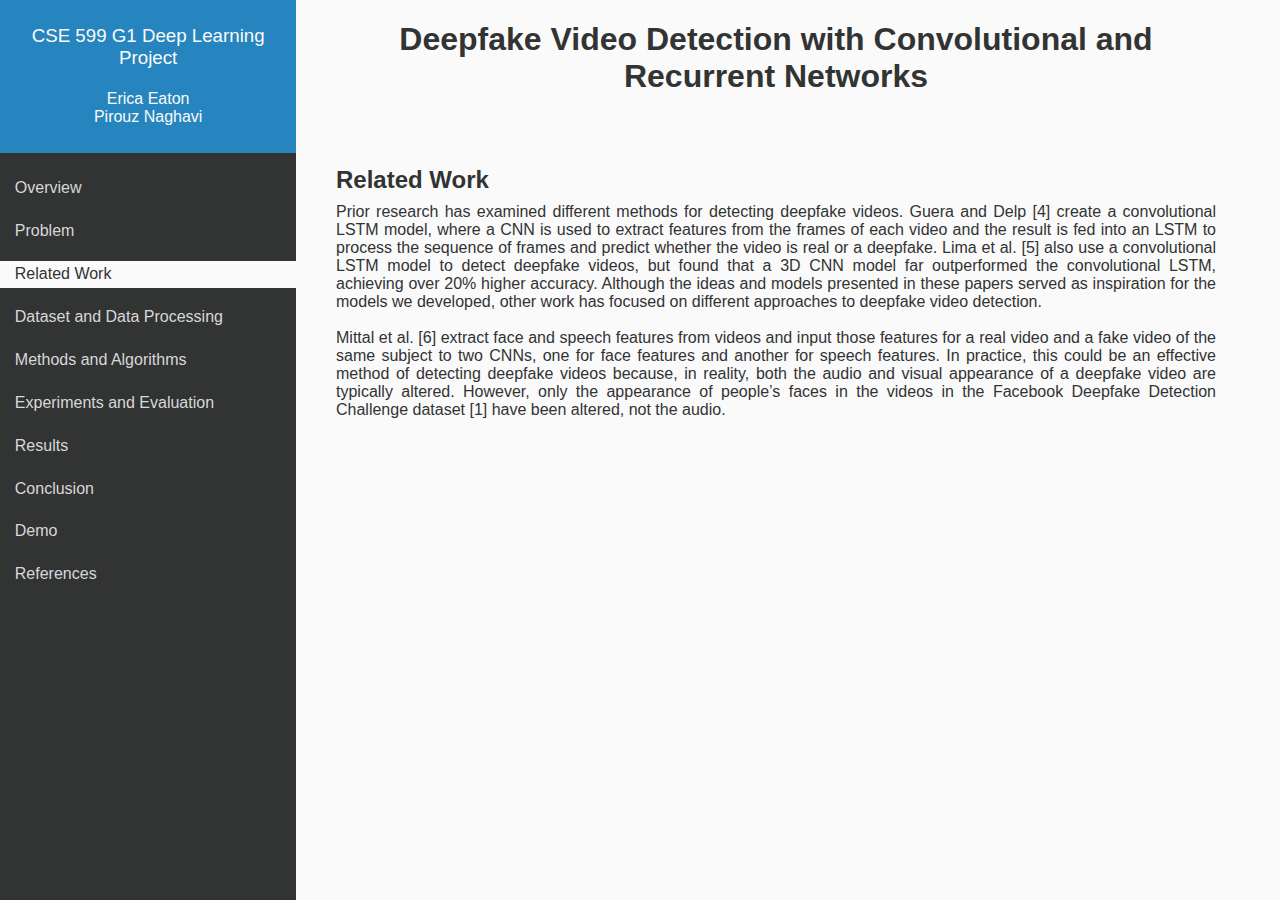
<file: relatedwork.html>
<!DOCTYPE html>
 	<head>
		<title>Deepfake Detection</title>
		<link rel="stylesheet" href="index.css">
	</head>
  
	<body>
		<div class="container">
			<div class="left-side">
				<div class="left-container">
					<div class="basic-info">
						<h3>CSE 599 G1 Deep Learning Project</h3>
						<h4>Erica Eaton<br />Pirouz Naghavi</h4>
					</div>
					<div class="links">
						<p><a href="index.html">Overview</a></p>
						<p><a href="problem.html">Problem</a></p>
						<p class="selected"><a href="relatedwork.html">Related Work</a></p>
						<p><a href="dataset.html">Dataset and Data Processing</a></p>
						<p><a href="methods-algorithms.html">Methods and Algorithms</a></p>
						<p><a href="experiments.html">Experiments and Evaluation</a></p>
						<p><a href="results.html">Results</a></p>
						<p><a href="conclusion.html">Conclusion</a></p>
						<p><a href="demo.html">Demo</a></p>
						<p><a href="references.html">References</a></p>
					</div>
				</div>
			</div>
			<div class="main-content">
				<h1>Deepfake Video Detection with Convolutional and Recurrent Networks</h1>
				<h2 class="first-h2">Related Work</h2>
				<p>
					Prior research has examined different methods for detecting deepfake videos. Guera and Delp
					 <a href="https://engineering.purdue.edu/~dgueraco/content/deepfake.pdf" target="_blank">[4]</a>
					 create a convolutional LSTM model, where a CNN is used to extract features from the frames of
					 each video and the result is fed into an LSTM to process the sequence of frames and predict
					 whether the video is real or a deepfake. Lima et al.
					 <a href="https://arxiv.org/abs/2006.14749" target="_blank">[5]</a> also use a convolutional
					 LSTM model to detect deepfake videos, but found that a 3D CNN model far outperformed the
					 convolutional LSTM, achieving over 20% higher accuracy. Although the ideas and models presented
					 in these papers served as inspiration for the models we developed, other work has focused on
					 different approaches to deepfake video detection.
					<br />
					<br />
					Mittal et al. <a href="https://arxiv.org/abs/2003.06711" target="_blank">[6]</a> extract face
					 and speech features from videos and input those features for a real video and a fake video of
					 the same subject to two CNNs, one for face features and another for speech features. In practice,
					 this could be an effective method of detecting deepfake videos because, in reality, both the audio
					 and visual appearance of a deepfake video are typically altered. However, only the appearance of
					 people’s faces in the videos in the Facebook Deepfake Detection Challenge dataset
					 <a href="https://www.kaggle.com/c/deepfake-detection-challenge/data" target="_blank">[1]</a>
					 have been altered, not the audio.
				</p>
			</div>
		</div>
	</body>
</html>
</file>
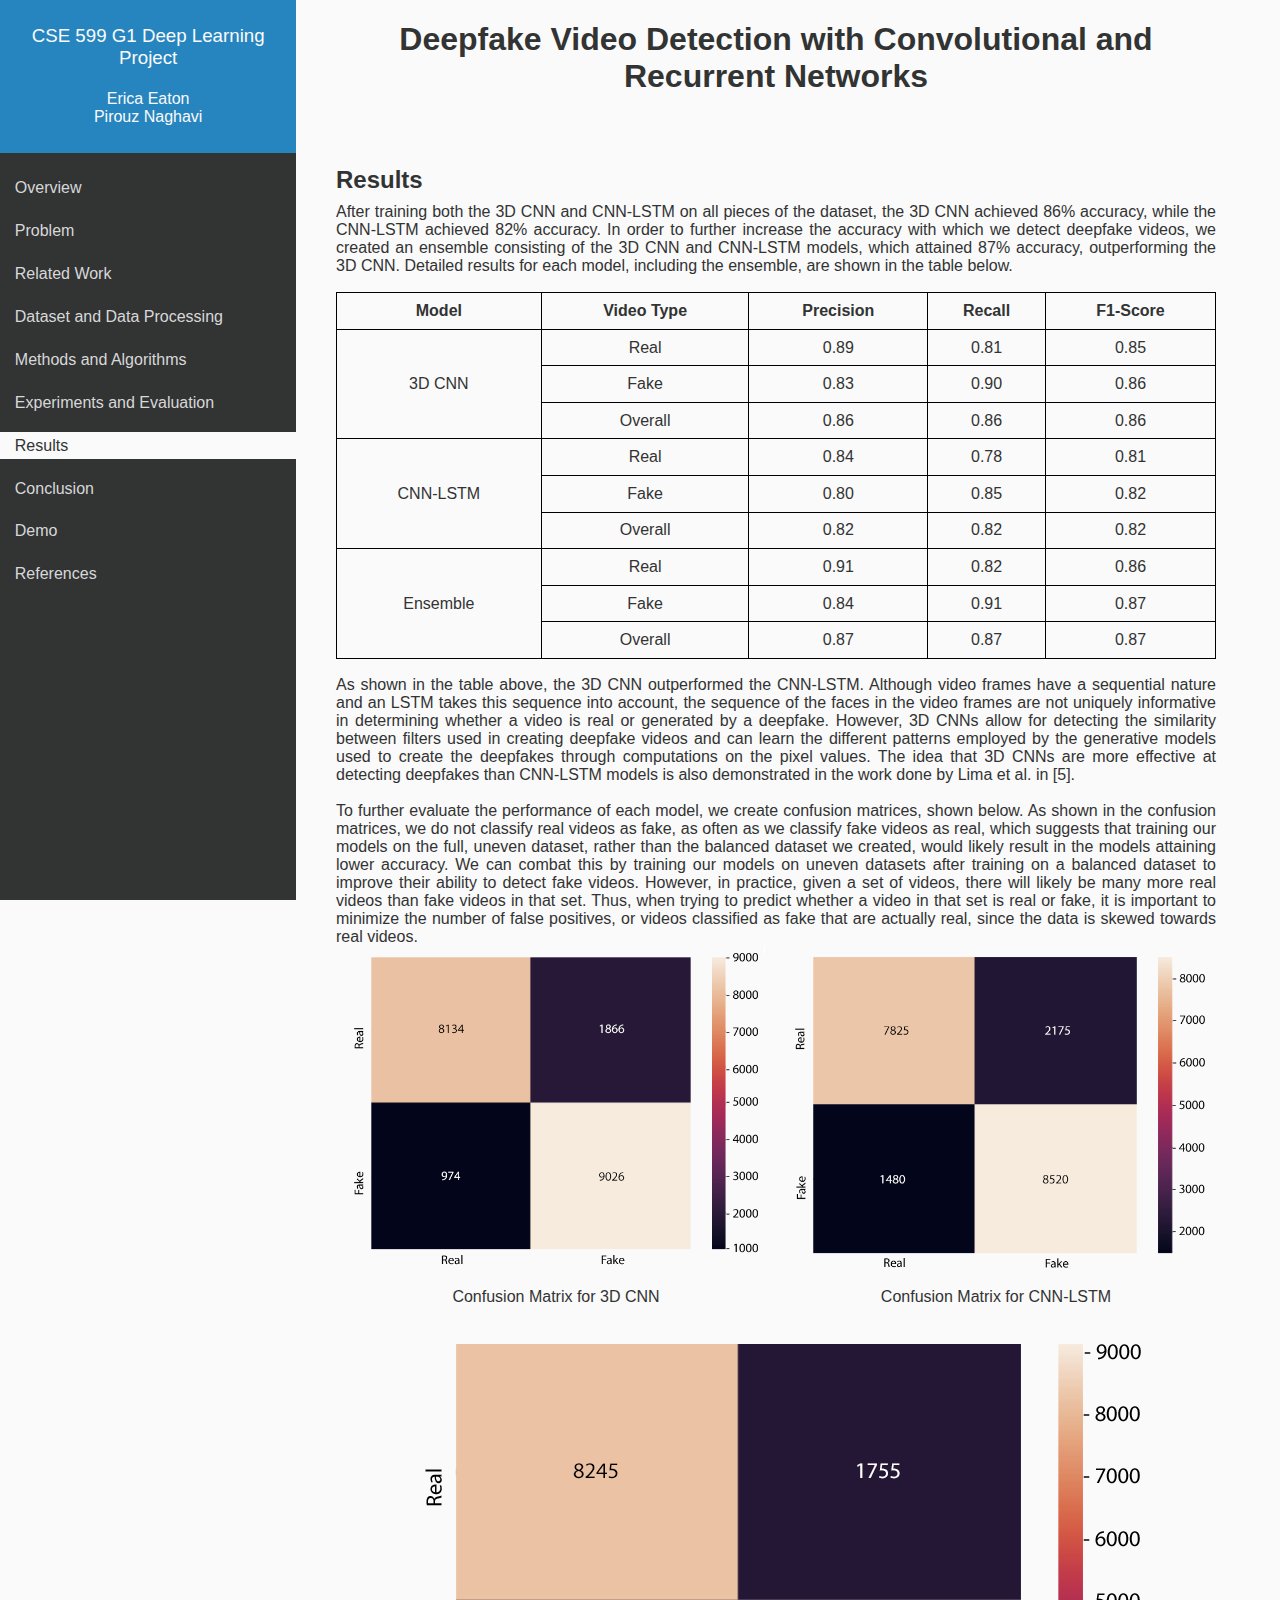
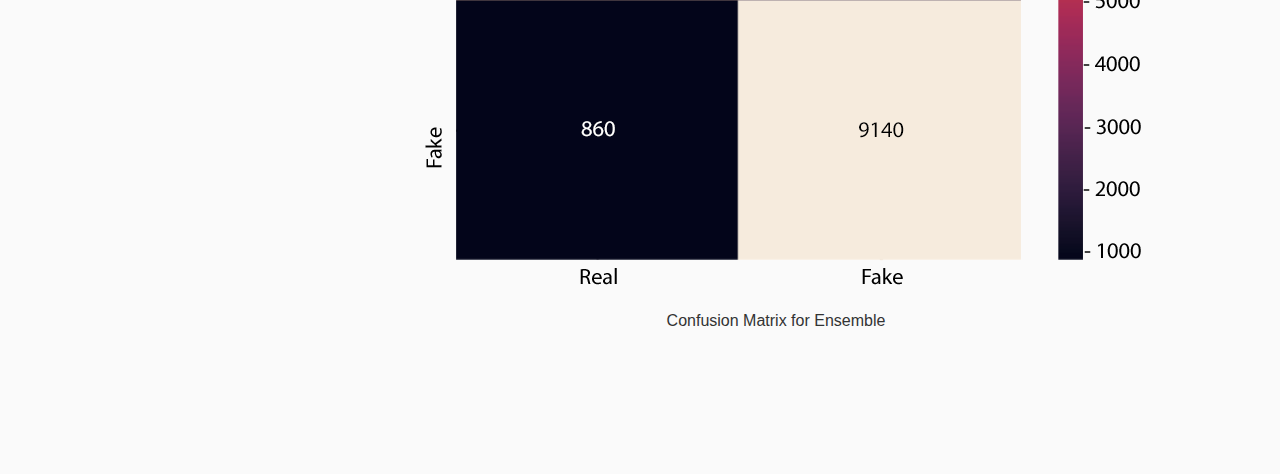
<file: results.html>
<!DOCTYPE html>
 	<head>
		<title>Deepfake Detection</title>
		<link rel="stylesheet" href="index.css">
	</head>
  
	<body>
		<div class="container">
			<div class="left-side">
				<div class="left-container">
					<div class="basic-info">
						<h3>CSE 599 G1 Deep Learning Project</h3>
						<h4>Erica Eaton<br />Pirouz Naghavi</h4>
					</div>
					<div class="links">
						<p><a href="index.html">Overview</a></p>
						<p><a href="problem.html">Problem</a></p>
						<p><a href="relatedwork.html">Related Work</a></p>
						<p><a href="dataset.html">Dataset and Data Processing</a></p>
						<p><a href="methods-algorithms.html">Methods and Algorithms</a></p>
						<p><a href="experiments.html">Experiments and Evaluation</a></p>
						<p class="selected"><a href="results.html">Results</a></p>
						<p><a href="conclusion.html">Conclusion</a></p>
						<p><a href="demo.html">Demo</a></p>
						<p><a href="references.html">References</a></p>
					</div>
				</div>
			</div>
			<div class="main-content">
				<h1>Deepfake Video Detection with Convolutional and Recurrent Networks</h1>
				<h2 class="first-h2">Results</h2>
				<p>
					After training both the 3D CNN and CNN-LSTM on all pieces of the dataset, the 3D CNN
					 achieved 86% accuracy, while the CNN-LSTM achieved 82% accuracy. In order to further
					 increase the accuracy with which we detect deepfake videos, we created an ensemble
					 consisting of the 3D CNN and CNN-LSTM models, which attained 87% accuracy, outperforming
					 the 3D CNN. Detailed results for each model, including the ensemble, are shown in the table below.
				</p>
				<table>
					<tr>
						<th>Model</th>
						<th>Video Type</th>
						<th>Precision</th>
						<th>Recall</th>
						<th>F1-Score</th>
					</tr>
					<tr>
						<td rowspan="3">3D CNN</td>
						<td>Real</td>
						<td>0.89</td>
						<td>0.81</td>
						<td>0.85</td>
					</tr>
					<tr>
						<td>Fake</td>
						<td>0.83</td>
						<td>0.90</td>
						<td>0.86</td>
					</tr>
					<tr>
						<td>Overall</td>
						<td>0.86</td>
						<td>0.86</td>
						<td>0.86</td>
					</tr>
					<tr>
						<td rowspan="3">CNN-LSTM</td>
						<td>Real</td>
						<td>0.84</td>
						<td>0.78</td>
						<td>0.81</td>
					</tr>
					<tr>
						<td>Fake</td>
						<td>0.80</td>
						<td>0.85</td>
						<td>0.82</td>
					</tr>
					<tr>
						<td>Overall</td>
						<td>0.82</td>
						<td>0.82</td>
						<td>0.82</td>
					</tr>
					<tr>
						<td rowspan="3">Ensemble</td>
						<td>Real</td>
						<td>0.91</td>
						<td>0.82</td>
						<td>0.86</td>
					</tr>
					<tr>
						<td>Fake</td>
						<td>0.84</td>
						<td>0.91</td>
						<td>0.87</td>
					</tr>
					<tr>
						<td>Overall</td>
						<td>0.87</td>
						<td>0.87</td>
						<td>0.87</td>
					</tr>
				</table>
				<p>
					As shown in the table above, the 3D CNN outperformed the CNN-LSTM. Although video frames
					 have a sequential nature and an LSTM takes this sequence into account, the sequence of
					 the faces in the video frames are not uniquely informative in determining whether a video
					 is real or generated by a deepfake. However, 3D CNNs allow for detecting the similarity between
					 filters used in creating deepfake videos and can learn the different patterns employed by the
					 generative models used to create the deepfakes through computations on the pixel values. The idea
					 that 3D CNNs are more effective at detecting deepfakes than CNN-LSTM models is also demonstrated in
					 the work done by Lima et al. in <a href="https://arxiv.org/abs/2006.14749" target="_blank">[5]</a>.
					<br />
					<br />
					To further evaluate the performance of each model, we create confusion matrices, shown below. As shown
					 in the confusion matrices, we do not classify real videos as fake, as often as we classify fake videos
					 as real, which suggests that training our models on the full, uneven dataset, rather than the balanced
					 dataset we created, would likely result in the models attaining lower accuracy. We can combat this by
					 training our models on uneven datasets after training on a balanced dataset to improve their ability to
					 detect fake videos. However, in practice, given a set of videos, there will likely be many more real videos
					 than fake videos in that set. Thus, when trying to predict whether a video in that set is real or fake, it
					 is important to minimize the number of false positives, or videos classified as fake that are actually real,
					 since the data is skewed towards real videos.
				</p>
				<div class="confusion-matrices">
					<div>
						<img class="confusion-matrix" src="3dcnn_confusion_matrix.png" alt="3D CNN Confusion Matrix" />
						<p class="figure-title">Confusion Matrix for 3D CNN</p>
					</div>
					<div>
						<img class="confusion-matrix" src="cnn_lstm_confusion_matrix.png" alt="CNN-LSTM Confusion Matrix" />
						<p class="figure-title">Confusion Matrix for CNN-LSTM</p>
					</div>
				</div>
				<img src="ensemble_confusion_matrix.png" alt="Ensemble Confusion Matrix" />
				<p class="figure-title">Confusion Matrix for Ensemble</p>
			</div>
		</div>
	</body>
</html>
</file>
<file: index.css>
.container {
	display: flex;
	flex-direction: row;
	top: 0;
	left: 0;
	position: absolute;
	min-height: 100%;
	overflow: hidden;
	width: 100%;
}

.left-side {
	width: 17em;
	padding: 0;
	margin: 0;
	display: flex;
	flex-direction: column;
	min-height: 100%;
	height: auto;
}

.container, .left-side, .basic-info, .links, .main-content, body {
	padding: 0;
	margin: 0;
}

.basic-info {
	background-color: #2685bf;
	color: #fafafa;
	padding: 2%;
}

.basic-info * {
	text-align: center;
	font-weight: 500;
}

.links {
	background-color: #323333;
	height: 100%;
	flex-grow: 1;
	padding-top: 2%;
	padding-bottom: 2%;
}

a {
	text-decoration: none;
}

.links a {
	color: #d7d8d9;
	display: inline-block;
	width: 100%;
	padding-left: 5%;
	padding-top: 1.5%;
	padding-bottom: 1.5%;
}

.links p:hover:not(.selected) {
	background-color: #8b8b8c;
}

body {
	background-color: #fafafa;
	font-family: Arial;
}

.main-content {
	margin-left: 5%;
	margin-right: 5%;
	margin-bottom: 10%;
	flex: 1;
}

.main-content * {
	color: #323333;
}

.main-content h1 {
	text-align: center;
}

.first-h2 {
	margin-top: 8%;
	margin-bottom: 0;
}

.second-h2 {
	margin-top: 5%;
	margin-bottom: 3%;
}

.main-content p:not(.figure-title) {
	text-align: justify;
	margin-top: 1%;
	margin-bottom: 0;
}

video {
	width: 60%;
	outline: none;
	display: block;
	margin-left: auto;
	margin-right: auto;
	margin-bottom: 10%;
}

.selected a {
	color: #323333;
}

.selected {
	background-color: #fafafa;
}

img {
	display: block;
	margin-left: auto;
	margin-right: auto;
}

.figure-title {
	text-align: center;
}

.network-diagram {
	width: 90%;
}

.left-container {
	position: fixed;
	height: 100%;
}

.left-container:hover {
	overflow-y: scroll;
}

.confusion-matrices {
	display: flex;
	flex-direction: row;
}

table {
	margin-left: auto;
	margin-right: auto;
	margin-top: 2%;
	margin-bottom: 2%;
	width: 100%;
}

table, th, td {
	border: 0.1em solid black;
	border-collapse: collapse;
	padding: 1%;
	text-align: center;
}

.confusion-matrix {
	width: 95%;
}

.italic {
	font-style: italic;
}

li {
	padding-bottom: 1%;
}

.demo {
	margin-top: 4%;
}
</file>
